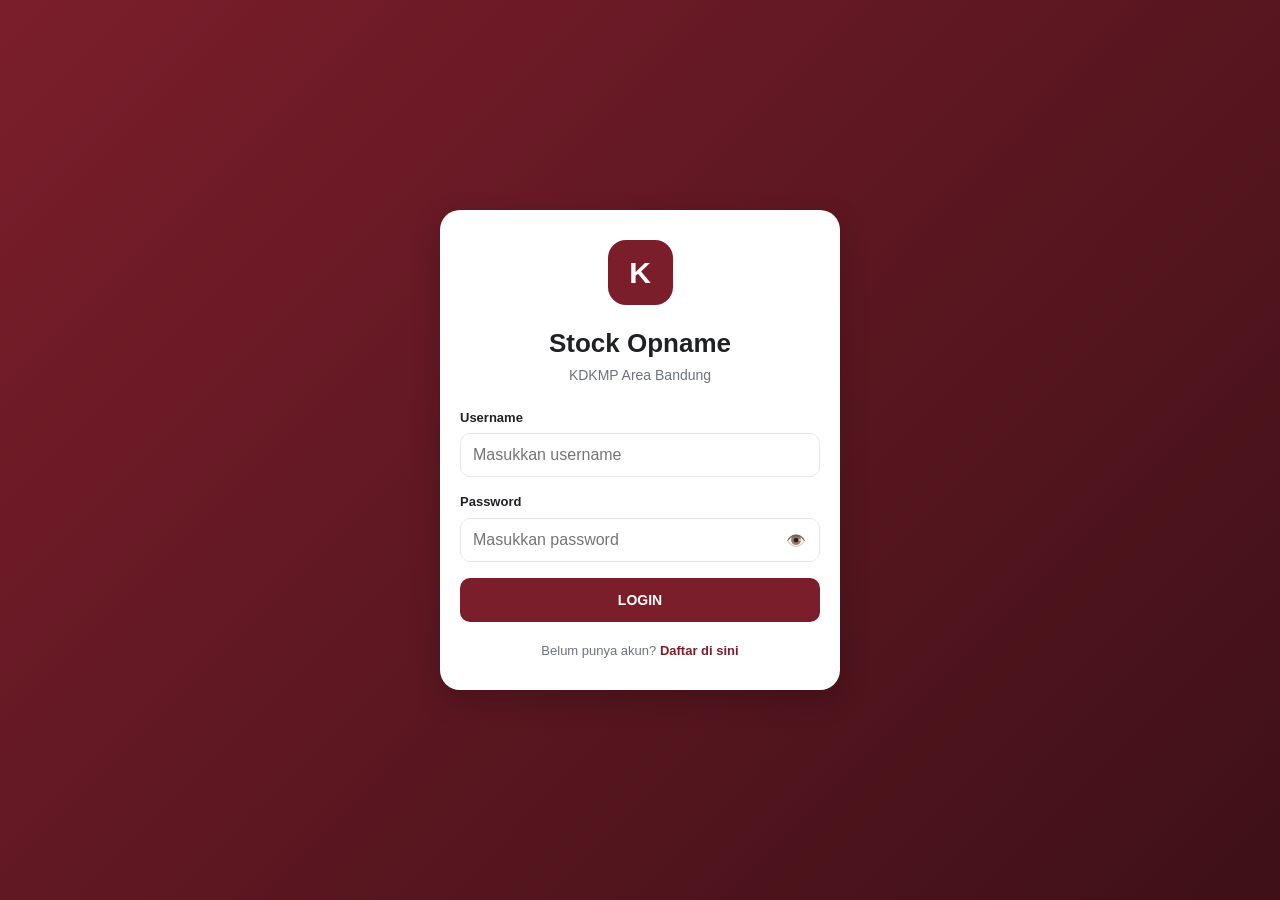
<file: index.html>
<!DOCTYPE html>
<html lang="id">

<head>
    <meta charset="UTF-8">
    <meta name="viewport" content="width=device-width, initial-scale=1.0">
    <title>Stock Opname KDKMP</title>
    <link rel="stylesheet" href="style.css">
</head>

<body>

    <!-- LOGIN PAGE -->
    <div id="loginPage" class="page">
        <div class="login-container">
            <div class="login-card">
                <div class="logo-box">
                    <div class="logo-icon">K</div>
                </div>
                <h1>Stock Opname</h1>
                <p class="subtitle">KDKMP Area Bandung</p>

                <form id="loginForm">
                    <div class="form-group">
                        <label>Username</label>
                        <input type="text" id="username" placeholder="Masukkan username" required autocomplete="username">
                    </div>

                    <div class="form-group">
                        <label>Password</label>
                        <div class="password-wrapper">
                            <input type="password" id="password" placeholder="Masukkan password" required autocomplete="current-password">
                            <button type="button" class="toggle-password" onclick="togglePasswordVisibility('password', this, event)">👁️</button>
                        </div>
                    </div>

                    <button type="submit" class="btn btn-primary btn-full">LOGIN</button>
                </form>

                <div id="loginMessage" class="message"></div>

                <div style="text-align: center; margin-top: 20px; font-size: 13px;">
                    <span style="color: var(--muted);">Belum punya akun?</span>
                    <a href="register.html" style="color: var(--primary); font-weight: bold; text-decoration: none;"> Daftar di sini</a>
                </div>
            </div>
        </div>
    </div>


    <!-- MAIN APPLICATION PAGE -->
    <div id="appPage" class="page hidden">

        <!-- SIDEBAR -->
        <aside id="sidebar" class="sidebar">
            <div class="sidebar-header">
                <div class="brand">
                    <div class="brand-icon">K</div>
                    <div>
                        <strong>KDKMP</strong>
                        <span>Stock Opname</span>
                    </div>
                </div>
                <button class="sidebar-close" onclick="toggleSidebar(false)">×</button>
            </div>

            <nav class="menu">
                <button class="menu-item active" onclick="showPage('dashboardPage', this)"><span>📊</span> Dashboard</button>
                <button class="menu-item" onclick="showPage('barangKeluarPage', this)"><span>📤</span> Barang Keluar</button>
                <button class="menu-item" onclick="showPage('tambahBarangPage', this)"><span>➕</span> Tambah Barang</button>
                <button class="menu-item" onclick="showPage('opnamePage', this)"><span>📦</span> Stock Opname</button>
                <button class="menu-item" onclick="showPage('historyPage', this)"><span>📋</span> Riwayat Opname</button>
                <button class="menu-item admin-menu" onclick="showPage('masterPage', this)"><span>🗂️</span> Master Barang</button>
            </nav>

            <div class="sidebar-footer">
                <div class="user-info">
                    <div class="avatar" id="userAvatar">P</div>
                    <div class="user-detail">
                        <strong id="sidebarUserName">PIC</strong>
                        <span id="sidebarUserRole">Petugas</span>
                    </div>
                </div>
                <button class="logout-btn" onclick="logout()">Keluar</button>
            </div>
        </aside>

        <div id="sidebarOverlay" class="sidebar-overlay hidden" onclick="toggleSidebar(false)"></div>

        <!-- CONTENT -->
        <main class="main-content">

            <header class="topbar">
                <button class="hamburger" onclick="toggleSidebar(true)">☰</button>
                <div class="topbar-title">
                    <h2 id="pageTitle">Dashboard</h2>
                    <span id="currentKdkmp">-</span>
                </div>
                <div class="topbar-user">
                    <span id="topbarUser">PIC</span>
                </div>
            </header>

            <!-- DASHBOARD SECTION -->
            <section id="dashboardPage" class="content-page">
                <div class="welcome-card">
                    <div>
                        <span class="small-label">STOCK OPNAME KDKMP</span>
                        <h1>Selamat datang, <span id="welcomeName">PIC</span></h1>
                        <p>Pantau dan lakukan stock opname dengan cepat, mudah, dan terkontrol.</p>
                    </div>
                    <button class="btn btn-light" onclick="startNewOpname()">+ Mulai Opname</button>
                </div>

                <div class="stats-grid">
                    <div class="stat-card"><div class="stat-icon blue">📦</div><div><span>Total Item</span><strong id="statBarang">0</strong></div></div>
                    <div class="stat-card"><div class="stat-icon green">✓</div><div><span>Opname Selesai</span><strong id="statSelesai">0</strong></div></div>
                    <div class="stat-card"><div class="stat-icon orange">⏳</div><div><span>Proses Opname</span><strong id="statVerifikasi">0</strong></div></div>
                    <div class="stat-card" id="statCardMenipis" style="border-left: 4px solid var(--red);"><div class="stat-icon red">⚠️</div><div><span>Stok Menipis</span><strong id="statMenipis" style="color: var(--red);">0</strong></div></div>
                </div>

                <!-- NOTIFIKASI KHUSUS: KERTAS STRUK HABIS -->
                <div id="kertasStrukAlertSection" class="section-card hidden" style="border: 2px solid #2d3748; background: #1a202c; color: white; margin-bottom: 16px;">
                    <div class="section-header" style="background: #2d3748; border-bottom: 1px solid #4a5568; flex-wrap: wrap; gap: 12px;">
                        <div>
                            <h3 style="color: #f6ad55; display: flex; align-items: center; gap: 8px; font-size: 16px;">
                                <span>🧻</span> PERINGATAN KRITIS: KERTAS STRUK HABIS!
                            </h3>
                            <p style="color: #cbd5e0;">Kertas thermal/struk kasir berikut bernilai 0 (Habis). Harap segera lakukan restock!</p>
                        </div>
                        <div style="display: flex; gap: 8px;">
                            <button class="btn btn-light" style="font-size: 12px !important; padding: 6px 12px;" onclick="exportKertasStrukCSV()">
                                📥 Download Excel
                            </button>
                            <button class="btn btn-light" style="font-size: 12px !important; padding: 6px 12px;" onclick="showPage('barangKeluarPage')">
                                Cek Barang
                            </button>
                        </div>
                    </div>
                    <div class="table-wrapper">
                        <table style="color: #e2e8f0;">
                            <thead>
                                <tr style="background: #2d3748; color: #a0aec0;">
                                    <th>Kode Item</th>
                                    <th>Nama Kertas Struk</th>
                                    <th>Kategori</th>
                                    <th>Sisa Stok</th>
                                    <th>Status Kasir</th>
                                </tr>
                            </thead>
                            <tbody id="kertasStrukTableBody">
                                <tr><td colspan="5" class="empty-state" style="color: #a0aec0;">Memeriksa ketersediaan kertas struk...</td></tr>
                            </tbody>
                        </table>
                    </div>
                </div>

                <!-- TABEL PERSETUJUAN USER PENDING -->
                <div id="pendingUserSection" class="section-card hidden" style="margin-bottom: 16px; border: 2px solid var(--orange);">
                    <div class="section-header" style="background: #fffbeb;">
                        <div>
                            <h3 style="color: var(--orange); display: flex; align-items: center; gap: 8px;">
                                <span>⏳</span> Persetujuan Registrasi User Baru
                            </h3>
                            <p>Daftar akun baru yang membutuhkan verifikasi Admin sebelum dapat login</p>
                        </div>
                    </div>
                    <div class="table-wrapper">
                        <table>
                            <thead>
                                <tr><th>Username</th><th>Nama Lengkap</th><th>Role</th><th>KDKMP ID</th><th>Aksi</th></tr>
                            </thead>
                            <tbody id="pendingUserTableBody"><tr><td colspan="5" class="empty-state">Memuat data verifikasi...</td></tr></tbody>
                        </table>
                    </div>
                </div>

                <!-- WIDGET PERINGATAN STOK MENIPIS / HABIS -->
                <div id="lowStockAlertSection" class="section-card hidden" style="border: 2px solid var(--red); margin-bottom: 16px;">
                    <div class="section-header" style="background: #fef2f2; flex-wrap: wrap; gap: 12px;">
                        <div>
                            <h3 style="color: var(--red); display: flex; align-items: center; gap: 8px;">
                                <span>⚠️</span> Peringatan Stok Menipis / Habis
                            </h3>
                            <p id="lowStockSubtitle">Daftar item barang dengan jumlah stok di bawah 10 pcs</p>
                        </div>

                        <div style="display: flex; gap: 8px; align-items: center; flex-wrap: wrap;">
                            <div id="adminLowStockFilterWrapper" class="hidden" style="min-width: 180px;">
                                <select id="adminLowStockSelect" onchange="filterLowStockByAdmin(this.value)" style="padding: 6px 10px; border-radius: 8px; border: 1px solid var(--border); font-size: 13px;">
                                    <option value="ALL">Semua KDKMP</option>
                                </select>
                            </div>

                            <button class="btn btn-primary" style="background: #27ae60; border-color: #27ae60; font-size: 13px !important; padding: 6px 12px;" onclick="exportLowStockCSV()">
                                📥 Download Excel
                            </button>

                            <button class="btn btn-secondary" style="color: var(--red);" onclick="showPage('masterPage')">
                                Lihat Katalog
                            </button>
                        </div>
                    </div>
                    <div class="table-wrapper">
                        <table>
                            <thead>
                                <tr>
                                    <th class="col-kdkmp-admin hidden">KDKMP</th>
                                    <th>Kode Barang</th>
                                    <th>Nama Barang</th>
                                    <th>Kategori</th>
                                    <th>Sisa Stok</th>
                                    <th>Status</th>
                                </tr>
                            </thead>
                            <tbody id="lowStockTableBody">
                                <tr><td colspan="6" class="empty-state">Mengecek stok barang...</td></tr>
                            </tbody>
                        </table>
                    </div>
                </div>

                <div class="section-card">
                    <div class="section-header"><div><h3>Informasi KDKMP</h3><p>Data lokasi dan Penanggung Jawab (PIC)</p></div></div>
                    <div class="info-grid">
                        <div class="info-item"><span>ID KDKMP</span><strong id="infoIdKdkmp">-</strong></div>
                        <div class="info-item"><span>Nama KDKMP</span><strong id="infoNamaKdkmp">-</strong></div>
                        <div class="info-item"><span>Desa/Kelurahan</span><strong id="infoDesa">-</strong></div>
                        <div class="info-item"><span>Kecamatan</span><strong id="infoKecamatan">-</strong></div>
                        <div class="info-item"><span>Kabupaten/Kota</span><strong id="infoKabupaten">-</strong></div>
                        <div class="info-item"><span>PIC</span><strong id="infoPic">-</strong></div>
                    </div>
                </div>
            </section>

            <!-- HALAMAN BARANG KELUAR HARIAN -->
            <section id="barangKeluarPage" class="content-page hidden">
                <div class="section-card" style="margin-bottom: 20px;">
                    <div class="section-header">
                        <div>
                            <h3>Catat Barang Keluar Harian</h3>
                            <p>Stok sistem akan otomatis berkurang setelah dicatat</p>
                        </div>
                    </div>
                    <div style="padding: 16px;">
                        <form id="formBarangKeluar" onsubmit="handleBarangKeluarSubmit(event)">
                            <div class="form-group">
                                <label>Cari / Filter Nama Barang</label>
                                <div class="search-wrapper" style="margin-bottom: 8px;">
                                    <span class="search-icon">🔎</span>
                                    <input type="text" id="keluarSearchInput" placeholder="Ketik nama atau kode barang..." oninput="filterKeluarBarangOptions()" style="width: 100%; padding: 12px 12px 12px 42px; border: 1px solid var(--border); border-radius: 10px;">
                                </div>
                            </div>

                            <div class="form-group">
                                <label>Pilih Barang Terfilter</label>
                                <select id="keluarSelectBarang" required onchange="updateKeluarStokInfo()" style="width: 100%; padding: 12px; border: 1px solid var(--border); border-radius: 10px;">
                                    <option value="">-- Pilih Barang --</option>
                                </select>
                            </div>

                            <div class="form-group" style="display: flex; gap: 12px; align-items: center; background: #f8f9fa; padding: 12px; border-radius: 10px; margin-bottom: 16px;">
                                <div>
                                    <span style="font-size: 11px; color: var(--muted); display: block;">Stok Sistem Saat Ini</span>
                                    <strong id="keluarStokCurrent" style="font-size: 18px; color: var(--primary);">0 PCS</strong>
                                </div>
                            </div>

                            <div class="form-group">
                                <label>Jumlah Keluar (PCS/ROLL)</label>
                                <input type="number" id="keluarJumlah" min="1" placeholder="Masukkan jumlah barang keluar" required style="width: 100%; padding: 12px; border: 1px solid var(--border); border-radius: 10px;">
                            </div>

                            <div class="form-group">
                                <label>Keterangan / Keperluan</label>
                                <input type="text" id="keluarKeterangan" placeholder="Contoh: Pemakaian Kertas Struk Kasir / Penjualan" style="width: 100%; padding: 12px; border: 1px solid var(--border); border-radius: 10px;">
                            </div>

                            <button type="submit" class="btn btn-primary btn-full">Submit & Update Stok</button>
                        </form>
                    </div>
                </div>

                <div class="section-card">
                    <div class="section-header">
                        <div>
                            <h3>Riwayat Transaksi Barang Keluar</h3>
                            <p>Catatan pengurangan stok harian</p>
                        </div>
                        <button class="btn btn-secondary" onclick="loadBarangKeluarHistory()">↻ Refresh</button>
                    </div>
                    <div class="table-wrapper">
                        <table>
                            <thead>
                                <tr><th>ID Transaksi</th><th>Tanggal</th><th>Kode</th><th>Nama Barang</th><th>Jumlah Keluar</th><th>Stok Awal</th><th>Sisa Stok</th><th>Petugas</th></tr>
                            </thead>
                            <tbody id="barangKeluarTableBody"><tr><td colspan="8" class="empty-state">Memuat data transaksi...</td></tr></tbody>
                        </table>
                    </div>
                </div>
            </section>

            <!-- HALAMAN TAMBAH BARANG BARU -->
            <section id="tambahBarangPage" class="content-page hidden">
                <div class="section-card" style="max-width: 600px; margin: 0 auto 20px auto;">
                    <div class="section-header">
                        <div>
                            <h3>Tambah Barang Baru</h3>
                            <p>Daftarkan produk baru yang belum tercatat di katalog KDKMP</p>
                        </div>
                    </div>
                    <div style="padding: 20px;">
                        <form id="formTambahBarang" onsubmit="handleTambahBarangSubmit(event)">
                            <div class="form-group">
                                <label>Kode Barang <span style="color:var(--red);">* (Otomatis)</span></label>
                                <input type="text" id="addKodeBarang" placeholder="Memuat kode otomatis..." required readonly style="width: 100%; padding: 12px; border: 1px solid var(--border); border-radius: 10px; background: #f8f9fa; font-weight: bold; color: var(--primary);">
                            </div>

                            <div class="form-group">
                                <label>Nama Barang <span style="color:var(--red);">*</span></label>
                                <input type="text" id="addNamaBarang" placeholder="Masukkan nama barang lengkap" required style="width: 100%; padding: 12px; border: 1px solid var(--border); border-radius: 10px;">
                            </div>

                            <div class="form-group">
                                <label>Kategori <span style="color:var(--red);">*</span></label>
                                <input type="text" id="addKategori" placeholder="Contoh: Sembako, Susu, Kertas Struk, Umum" required style="width: 100%; padding: 12px; border: 1px solid var(--border); border-radius: 10px;">
                            </div>

                            <div class="form-group" style="display: flex; gap: 12px;">
                                <div style="flex: 1;">
                                    <label>Isi Per CTN</label>
                                    <input type="number" id="addIsiCtn" min="1" value="1" placeholder="1" style="width: 100%; padding: 12px; border: 1px solid var(--border); border-radius: 10px;">
                                </div>
                                <div style="flex: 1;">
                                    <label>Satuan <span style="color:var(--red);">*</span></label>
                                    <input type="text" id="addSatuan" placeholder="PCS / ROLL / PACK" value="PCS" required style="width: 100%; padding: 12px; border: 1px solid var(--border); border-radius: 10px;">
                                </div>
                            </div>

                            <div class="form-group">
                                <label>Stok Awal Sistem (Opsional)</label>
                                <input type="number" id="addStokAwal" min="0" placeholder="Kosongkan jika belum ada stok" style="width: 100%; padding: 12px; border: 1px solid var(--border); border-radius: 10px;">
                                <small style="color: var(--muted); font-size: 12px; display: block; margin-top: 4px;">Jika dikosongkan, status tidak akan dihitung sebagai stok 0 (habis).</small>
                            </div>

                            <button type="submit" class="btn btn-primary btn-full" style="margin-top: 10px;">+ Simpan Barang Baru</button>
                        </form>
                    </div>
                </div>
            </section>

            <!-- OPNAME SECTION -->
            <section id="opnamePage" class="content-page hidden">
                <div class="opname-header-card">
                    <div>
                        <span class="small-label">FORM INPUT</span>
                        <h1>Penghitungan Stok Fisik</h1>
                        <p>Masukkan jumlah stok fisik dalam CTN dan PCS.</p>
                    </div>
                    <div class="opname-actions">
                        <button class="btn btn-secondary" onclick="saveDraft()">Simpan Draft</button>
                        <button class="btn btn-primary" onclick="submitOpname()">Submit Opname</button>
                    </div>
                </div>

                <div class="progress-card">
                    <div class="progress-top">
                        <div><strong>Progress Terisi</strong><span id="progressText">0 / 0 item</span></div>
                        <strong id="progressPercent">0%</strong>
                    </div>
                    <div class="progress-bar"><div id="progressBar" class="progress-fill" style="width:0%"></div></div>
                </div>

                <div class="search-card">
                    <div class="search-wrapper">
                        <span class="search-icon">🔎</span>
                        <input type="text" id="barangSearch" placeholder="Cari nama atau kode barang...">
                    </div>
                    <div class="filter-wrapper">
                        <select id="kategoriFilter"><option value="">Semua Kategori</option></select>
                    </div>
                </div>

                <div id="barangContainer"><div class="loading">Memuat data barang...</div></div>
            </section>

            <!-- HISTORY SECTION -->
            <section id="historyPage" class="content-page hidden">
                <div class="section-card">
                    <div class="section-header">
                        <div><h3>Riwayat Stock Opname</h3><p>Catatan seluruh kegiatan opname KDKMP. Klik pada baris/tombol untuk melihat item barang.</p></div>
                        <button class="btn btn-secondary" onclick="loadHistory()">↻ Refresh</button>
                    </div>
                    <div class="table-wrapper">
                        <table>
                            <thead>
                                <tr><th>ID Opname</th><th>Tanggal</th><th>KDKMP</th><th>Petugas</th><th>Total Item</th><th>Total Selisih</th><th>Detail Barang</th></tr>
                            </thead>
                            <tbody id="historyTable"><tr><td colspan="7" class="empty-state">Memuat data riwayat...</td></tr></tbody>
                        </table>
                    </div>
                </div>
            </section>

            <!-- MASTER BARANG SECTION -->
            <section id="masterPage" class="content-page hidden">
                <div class="section-card">
                    <div class="section-header" style="flex-wrap: wrap; gap: 12px;">
                        <div>
                            <h3>Master Katalog & Stok Barang</h3>
                            <p id="masterSubtitle">Daftar barang dan stok sistem KDKMP</p>
                        </div>

                        <div id="adminKdkmpFilterWrapper" class="hidden" style="min-width: 200px;">
                            <select id="adminKdkmpSelect" onchange="loadMasterByAdmin(this.value)">
                                <option value="">-- Pilih KDKMP --</option>
                            </select>
                        </div>

                        <button class="btn btn-primary" onclick="loadMasterPageData()">↻ Refresh</button>
                    </div>

                    <div class="search-card" style="margin: 16px; width: auto;">
                        <div class="search-wrapper">
                            <span class="search-icon">🔎</span>
                            <input type="text" id="masterSearch" placeholder="Cari kode atau nama barang di master..." oninput="filterMasterTable()">
                        </div>
                        <div class="filter-wrapper">
                            <select id="masterKategoriFilter" onchange="filterMasterTable()"><option value="">Semua Kategori</option></select>
                        </div>
                    </div>

                    <div class="table-wrapper">
                        <table>
                            <thead>
                                <tr><th>Kode Barang</th><th>Nama Barang</th><th>Kategori</th><th>Isi / CTN</th><th>Satuan</th><th>Stok Sistem</th></tr>
                            </thead>
                            <tbody id="masterTableBody"><tr><td colspan="6" class="empty-state">Memuat data master barang...</td></tr></tbody>
                        </table>
                    </div>
                </div>
            </section>

        </main>
    </div>

    <!-- MODAL DETAIL OPNAME -->
    <div id="opnameDetailModal" class="modal hidden">
        <div class="modal-box" style="max-width: 750px; width: 95%;">
            <div style="display: flex; justify-content: space-between; align-items: center; border-bottom: 1px solid var(--border); padding-bottom: 12px; margin-bottom: 16px;">
                <div>
                    <h3 id="opnameDetailTitle" style="margin: 0; color: var(--primary);">Detail Barang Opname</h3>
                    <span id="opnameDetailSub" style="font-size: 12px; color: var(--muted);">-</span>
                </div>
                <button class="sidebar-close" onclick="closeOpnameDetailModal()">×</button>
            </div>
            
            <div class="table-wrapper" style="max-height: 400px; overflow-y: auto;">
                <table>
                    <thead>
                        <tr>
                            <th>Kode</th>
                            <th>Nama Barang</th>
                            <th>Stok Sistem</th>
                            <th>Input Fisik</th>
                            <th>Total Fisik</th>
                            <th>Selisih</th>
                            <th>Status</th>
                        </tr>
                    </thead>
                    <tbody id="opnameDetailTableBody">
                        <tr><td colspan="7" class="empty-state">Memuat detail barang...</td></tr>
                    </tbody>
                </table>
            </div>

            <div style="text-align: right; margin-top: 16px;">
                <button class="btn btn-secondary" onclick="closeOpnameDetailModal()">Tutup</button>
            </div>
        </div>
    </div>

    <!-- TOAST NOTIFICATION -->
    <div id="toast" class="toast"><span id="toastMessage"></span></div>

    <!-- CONFIRMATION MODAL -->
    <div id="confirmModal" class="modal hidden">
        <div class="modal-box">
            <h3 id="modalTitle">Konfirmasi</h3>
            <p id="modalMessage">Apakah Anda yakin ingin melanjutkan?</p>
            <div class="modal-actions">
                <button class="btn btn-secondary" onclick="closeModal()">Batal</button>
                <button class="btn btn-primary" id="modalConfirmButton">Ya, Lanjutkan</button>
            </div>
        </div>
    </div>

    <script src="script.js"></script>
</body>
</html>
</file>
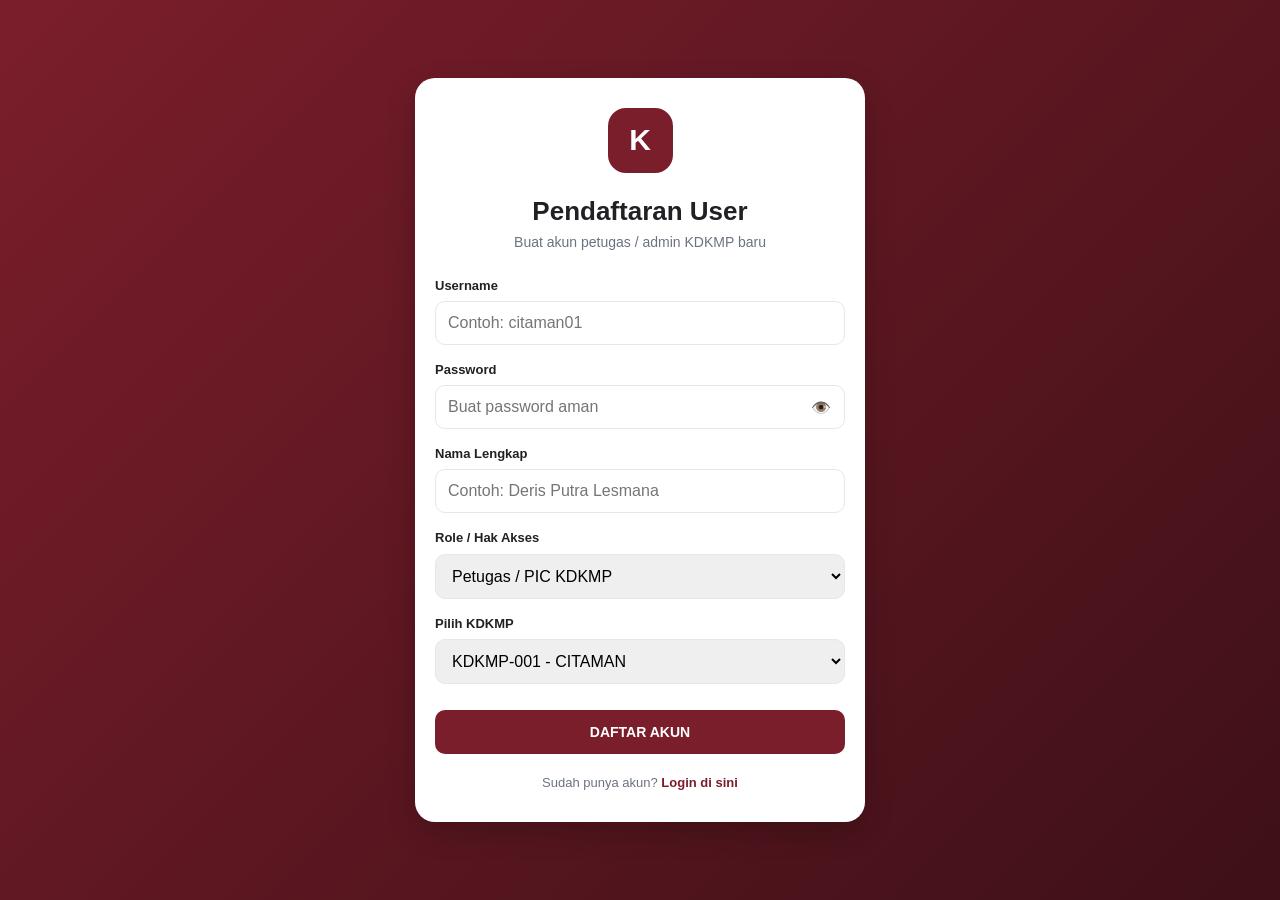
<file: register.html>
<!DOCTYPE html>
<html lang="id">

<head>
    <meta charset="UTF-8">
    <meta name="viewport" content="width=device-width, initial-scale=1.0">
    <title>Pendaftaran User KDKMP</title>
    <link rel="stylesheet" href="style.css">
</head>

<body>
    <div class="login-container">
        <div class="login-card" style="max-width: 450px;">
            <div class="logo-box">
                <div class="logo-icon">K</div>
            </div>
            <h1>Pendaftaran User</h1>
            <p class="subtitle">Buat akun petugas / admin KDKMP baru</p>

            <form id="registerForm">
                <div class="form-group">
                    <label>Username</label>
                    <input type="text" id="regUsername" placeholder="Contoh: citaman01" required
                        autocomplete="username">
                </div>

                <div class="form-group">
                    <label>Password</label>
                    <div class="password-wrapper">
                        <input type="password" id="regPassword" placeholder="Buat password aman" required
                            autocomplete="new-password">
                        <button type="button" class="toggle-password"
                            onclick="togglePasswordVisibility('regPassword', this, event)">👁️</button>
                    </div>
                </div>

                <div class="form-group">
                    <label>Nama Lengkap</label>
                    <input type="text" id="regName" placeholder="Contoh: Deris Putra Lesmana" required>
                </div>

                <div class="form-group">
                    <label>Role / Hak Akses</label>
                    <select id="regRole"
                        style="width: 100%; padding: 12px; border: 1px solid var(--border); border-radius: 10px;">
                        <option value="Petugas">Petugas / PIC KDKMP</option>
                        <option value="Admin">Admin Pusat</option>
                    </select>
                </div>

                <div class="form-group">
                    <label>Pilih KDKMP</label>
                    <select id="regKdkmpId"
                        style="width: 100%; padding: 12px; border: 1px solid var(--border); border-radius: 10px;">
                        <option value="">Memuat daftar KDKMP...</option>
                    </select>
                </div>

                <button type="submit" class="btn btn-primary btn-full" style="margin-top: 10px;">DAFTAR AKUN</button>
            </form>

            <div id="registerMessage" class="message"></div>

            <div style="text-align: center; margin-top: 20px; font-size: 13px;">
                <span style="color: var(--muted);">Sudah punya akun?</span>
                <a href="index.html" style="color: var(--primary); font-weight: bold; text-decoration: none;"> Login di
                    sini</a>
            </div>
        </div>
    </div>

    <script src="register.js"></script>
</body>

</html>
</file>
<file: style.css>
* {
    box-sizing: border-box;
    margin: 0;
    padding: 0;
    -webkit-tap-highlight-color: transparent;
}

:root {
    --primary: #7b1e2b;
    --primary-dark: #5e1520;
    --primary-light: #f7e8eb;
    --green: #198754;
    --orange: #f59e0b;
    --red: #dc3545;
    --blue: #2563eb;
    --bg: #f5f6f8;
    --white: #ffffff;
    --text: #202124;
    --muted: #6b7280;
    --border: #e5e7eb;
    --sidebar: 260px;
}

body {
    font-family: -apple-system, BlinkMacSystemFont, "Segoe UI", Roboto, Helvetica, Arial, sans-serif;
    background: var(--bg);
    color: var(--text);
    line-height: 1.4;
}

.hidden {
    display: none !important;
}

.page {
    min-height: 100vh;
}

button,
input,
select {
    font-family: inherit;
    font-size: 16px !important;
}

button {
    cursor: pointer;
    user-select: none;
}

.btn {
    border: none;
    border-radius: 10px;
    padding: 12px 18px;
    font-size: 14px !important;
    font-weight: 600;
    display: inline-flex;
    align-items: center;
    justify-content: center;
    gap: 8px;
    transition: background 0.2s, transform 0.1s;
    min-height: 44px;
}

.btn:active {
    transform: scale(0.98);
}

.btn-primary {
    background: var(--primary);
    color: white;
}

.btn-primary:hover {
    background: var(--primary-dark);
}

.btn-secondary {
    background: #eef0f3;
    color: #374151;
}

.btn-light {
    background: white;
    color: var(--primary);
}

.btn-full {
    width: 100%;
}

.message {
    margin-top: 15px;
    text-align: center;
    font-size: 13px;
    color: var(--red);
}

.login-container {
    min-height: 100vh;
    display: flex;
    align-items: center;
    justify-content: center;
    padding: 16px;
    background: linear-gradient(135deg, #7b1e2b, #3e1017);
}

.login-card {
    width: 100%;
    max-width: 400px;
    background: white;
    padding: 30px 20px;
    border-radius: 20px;
    box-shadow: 0 10px 30px rgba(0, 0, 0, 0.2);
}

.logo-box {
    display: flex;
    justify-content: center;
    margin-bottom: 20px;
}

.logo-icon {
    width: 65px;
    height: 65px;
    border-radius: 18px;
    background: var(--primary);
    color: white;
    display: flex;
    align-items: center;
    justify-content: center;
    font-size: 30px;
    font-weight: bold;
}

.login-card h1 {
    text-align: center;
    font-size: 26px;
    margin-bottom: 4px;
}

.subtitle {
    text-align: center;
    color: var(--muted);
    margin-bottom: 24px;
    font-size: 14px;
}

.form-group {
    margin-bottom: 16px;
}

.form-group label {
    display: block;
    font-size: 13px;
    font-weight: 600;
    margin-bottom: 6px;
}

.form-group input {
    width: 100%;
    padding: 12px;
    border: 1px solid var(--border);
    border-radius: 10px;
    outline: none;
    background: white;
}

/* PASSWORD TOGGLE EYE */
.password-wrapper {
    position: relative;
    display: flex;
    align-items: center;
    width: 100%;
}

.password-wrapper input {
    width: 100%;
    padding-right: 45px !important;
}

.toggle-password {
    position: absolute;
    right: 8px;
    top: 50%;
    transform: translateY(-50%);
    background: transparent !important;
    border: none !important;
    font-size: 18px;
    cursor: pointer;
    padding: 6px;
    display: flex;
    align-items: center;
    justify-content: center;
    z-index: 10;
    user-select: none;
    min-height: auto !important;
}

.sidebar {
    position: fixed;
    left: 0;
    top: 0;
    width: var(--sidebar);
    height: 100vh;
    background: white;
    border-right: 1px solid var(--border);
    z-index: 1000;
    display: flex;
    flex-direction: column;
    transition: transform 0.3s cubic-bezier(0.4, 0, 0.2, 1);
}

.sidebar-header {
    padding: 20px;
    border-bottom: 1px solid var(--border);
    display: flex;
    align-items: center;
    justify-content: space-between;
}

.brand {
    display: flex;
    align-items: center;
    gap: 12px;
}

.brand-icon {
    width: 40px;
    height: 40px;
    background: var(--primary);
    color: white;
    border-radius: 10px;
    display: flex;
    align-items: center;
    justify-content: center;
    font-weight: bold;
    font-size: 18px;
}

.brand strong {
    display: block;
    font-size: 15px;
}

.brand span {
    display: block;
    font-size: 11px;
    color: var(--muted);
}

.sidebar-close {
    background: none;
    border: none;
    font-size: 24px;
    color: var(--muted);
}

.menu {
    padding: 16px 12px;
    flex: 1;
}

.menu-item {
    width: 100%;
    border: none;
    background: transparent;
    padding: 12px 14px;
    margin-bottom: 4px;
    border-radius: 9px;
    text-align: left;
    color: #4b5563;
    font-size: 14px !important;
    display: flex;
    align-items: center;
    gap: 12px;
}

.menu-item:hover {
    background: #f7f7f8;
}

.menu-item.active {
    background: var(--primary-light);
    color: var(--primary);
    font-weight: 600;
}

.sidebar-footer {
    padding: 16px;
    border-top: 1px solid var(--border);
}

.user-info {
    display: flex;
    align-items: center;
    gap: 10px;
    margin-bottom: 12px;
}

.avatar {
    width: 36px;
    height: 36px;
    background: var(--primary-light);
    color: var(--primary);
    border-radius: 50%;
    display: flex;
    align-items: center;
    justify-content: center;
    font-weight: bold;
}

.user-detail strong {
    display: block;
    font-size: 13px;
}

.user-detail span {
    display: block;
    color: var(--muted);
    font-size: 11px;
}

.logout-btn {
    width: 100%;
    border: none;
    background: #fef2f2;
    color: var(--red);
    padding: 10px;
    border-radius: 8px;
    font-size: 13px !important;
    font-weight: 600;
}

.sidebar-overlay {
    position: fixed;
    inset: 0;
    background: rgba(0, 0, 0, 0.5);
    z-index: 999;
    backdrop-filter: blur(2px);
}

.main-content {
    min-height: 100vh;
}

.topbar {
    height: 60px;
    background: white;
    border-bottom: 1px solid var(--border);
    display: flex;
    align-items: center;
    padding: 0 16px;
    gap: 12px;
    position: sticky;
    top: 0;
    z-index: 90;
}

.topbar-title {
    flex: 1;
}

.topbar-title h2 {
    font-size: 16px;
}

.topbar-title span {
    font-size: 11px;
    color: var(--muted);
}

.hamburger {
    border: none;
    background: transparent;
    font-size: 22px;
    padding: 4px;
}

.content-page {
    padding: 16px;
    max-width: 1200px;
    margin: auto;
}

.welcome-card {
    background: linear-gradient(135deg, var(--primary), #45111a);
    color: white;
    padding: 20px;
    border-radius: 14px;
    margin-bottom: 16px;
}

.welcome-card h1 {
    font-size: 20px;
    margin: 4px 0;
}

.welcome-card p {
    font-size: 13px;
    opacity: 0.9;
    margin-bottom: 14px;
}

.stats-grid {
    display: grid;
    grid-template-columns: repeat(2, 1fr);
    gap: 10px;
    margin-bottom: 16px;
}

.stat-card {
    background: white;
    border: 1px solid var(--border);
    border-radius: 12px;
    padding: 12px;
    display: flex;
    align-items: center;
    gap: 10px;
}

.stat-icon {
    width: 38px;
    height: 38px;
    border-radius: 10px;
    display: flex;
    align-items: center;
    justify-content: center;
    font-size: 18px;
    flex-shrink: 0;
}

.stat-icon.blue {
    background: #eff6ff;
    color: var(--blue);
}

.stat-icon.green {
    background: #ecfdf5;
    color: var(--green);
}

.stat-icon.orange {
    background: #fffbeb;
    color: var(--orange);
}

.stat-icon.red {
    background: #fef2f2;
    color: var(--red);
}

.stat-card span {
    font-size: 11px;
    color: var(--muted);
    display: block;
}

.stat-card strong {
    font-size: 18px;
    display: block;
}

.section-card {
    background: white;
    border: 1px solid var(--border);
    border-radius: 14px;
    margin-bottom: 16px;
    overflow: hidden;
}

.section-header {
    padding: 16px;
    border-bottom: 1px solid var(--border);
    display: flex;
    align-items: center;
    justify-content: space-between;
}

.info-grid {
    display: grid;
    grid-template-columns: 1fr;
    padding: 16px;
    gap: 12px;
}

.info-item {
    background: #f8f9fa;
    padding: 12px;
    border-radius: 10px;
}

.info-item span {
    display: block;
    font-size: 11px;
    color: var(--muted);
    margin-bottom: 4px;
}

/* SEARCH TOOLBAR LEBAR */
.search-card {
    background: white;
    padding: 16px;
    border-radius: 14px;
    border: 1px solid var(--border);
    margin-bottom: 18px;
    display: flex;
    flex-direction: column;
    gap: 12px;
    width: 100%;
}

.search-wrapper {
    width: 100%;
    position: relative;
}

.search-icon {
    position: absolute;
    left: 14px;
    top: 50%;
    transform: translateY(-50%);
    font-size: 16px;
    color: var(--muted);
    pointer-events: none;
}

.search-wrapper input {
    width: 100%;
    padding: 14px 14px 14px 42px;
    border: 1px solid var(--border);
    border-radius: 10px;
    font-size: 15px !important;
    outline: none;
    background: #f8f9fa;
}

.search-wrapper input:focus {
    background: white;
    border-color: var(--primary);
    box-shadow: 0 0 0 3px rgba(123, 30, 43, 0.1);
}

.filter-wrapper {
    width: 100%;
}

.filter-wrapper select,
#adminKdkmpSelect {
    width: 100%;
    padding: 12px 14px;
    border: 1px solid var(--border);
    border-radius: 10px;
    font-size: 14px !important;
    background: white;
    outline: none;
}

.opname-header-card {
    background: white;
    padding: 16px;
    border-radius: 14px;
    border: 1px solid var(--border);
    margin-bottom: 16px;
}

.opname-actions {
    display: flex;
    gap: 10px;
    margin-top: 14px;
}

.progress-card {
    background: white;
    padding: 14px;
    border-radius: 14px;
    border: 1px solid var(--border);
    margin-bottom: 16px;
}

.progress-top {
    display: flex;
    justify-content: space-between;
    font-size: 12px;
    margin-bottom: 8px;
}

.progress-bar {
    width: 100%;
    height: 8px;
    background: #eee;
    border-radius: 10px;
    overflow: hidden;
}

.progress-fill {
    height: 100%;
    background: var(--primary);
    transition: width 0.3s;
}

.barang-card {
    background: white;
    border: 1px solid var(--border);
    border-radius: 14px;
    padding: 14px;
    margin-bottom: 12px;
}

.barang-code {
    color: var(--primary);
    font-size: 11px;
    font-weight: bold;
}

.barang-name {
    font-size: 14px;
    font-weight: 600;
    margin: 2px 0 4px 0;
}

.barang-category {
    font-size: 11px;
    color: var(--muted);
}

.stock-input-area {
    margin-top: 12px;
    padding-top: 12px;
    border-top: 1px dashed var(--border);
    display: grid;
    grid-template-columns: 1fr 1fr;
    gap: 10px;
}

.input-box label {
    font-size: 11px;
    color: var(--muted);
    display: block;
    margin-bottom: 4px;
}

.input-box input {
    text-align: center;
    font-weight: bold;
    font-size: 16px !important;
    padding: 10px;
    border: 1px solid var(--border);
    border-radius: 8px;
    width: 100%;
    outline: none;
}

.result-box {
    background: #f8f9fa;
    padding: 8px;
    border-radius: 8px;
    text-align: center;
}

.result-box span {
    font-size: 10px;
    color: var(--muted);
    display: block;
}

.result-box strong {
    font-size: 13px;
}

.status-sesuai {
    color: var(--green);
}

.text-danger {
    color: var(--red);
}

.text-warning {
    color: var(--orange);
}

.status-badge {
    padding: 4px 8px;
    border-radius: 12px;
    font-size: 11px;
    font-weight: bold;
}

.table-wrapper {
    overflow-x: auto;
    -webkit-overflow-scrolling: touch;
}

table {
    width: 100%;
    border-collapse: collapse;
    min-width: 500px;
}

th,
td {
    padding: 12px;
    font-size: 12px;
    text-align: left;
    border-bottom: 1px solid var(--border);
}

th {
    background: #f8f9fa;
    color: var(--muted);
}

.empty-state {
    padding: 30px;
    text-align: center;
    color: var(--muted);
    font-size: 13px;
}

.toast {
    position: fixed;
    right: 16px;
    bottom: 16px;
    background: #222;
    color: white;
    padding: 12px 18px;
    border-radius: 10px;
    font-size: 13px;
    opacity: 0;
    transform: translateY(20px);
    transition: 0.3s;
    z-index: 2000;
}

.toast.show {
    opacity: 1;
    transform: translateY(0);
}

.modal {
    position: fixed;
    inset: 0;
    background: rgba(0, 0, 0, 0.45);
    display: flex;
    align-items: center;
    justify-content: center;
    z-index: 1500;
    padding: 16px;
}

.modal-box {
    background: white;
    padding: 20px;
    border-radius: 16px;
    width: 100%;
    max-width: 360px;
    text-align: center;
}

.modal-actions {
    display: flex;
    gap: 10px;
    margin-top: 16px;
}

.modal-actions button {
    flex: 1;
}

@media (min-width: 901px) {
    .main-content {
        margin-left: var(--sidebar);
    }

    .hamburger,
    .sidebar-close {
        display: none;
    }

    .stats-grid {
        grid-template-columns: repeat(4, 1fr);
    }

    .info-grid {
        grid-template-columns: repeat(3, 1fr);
    }

    .stock-input-area {
        grid-template-columns: repeat(4, 1fr);
    }

    .opname-header-card {
        display: flex;
        align-items: center;
        justify-content: space-between;
    }

    .opname-actions {
        margin-top: 0;
    }
}

@media (max-width: 900px) {
    .sidebar {
        transform: translateX(-100%);
    }

    .sidebar.open {
        transform: translateX(0);
    }
}
</file>
